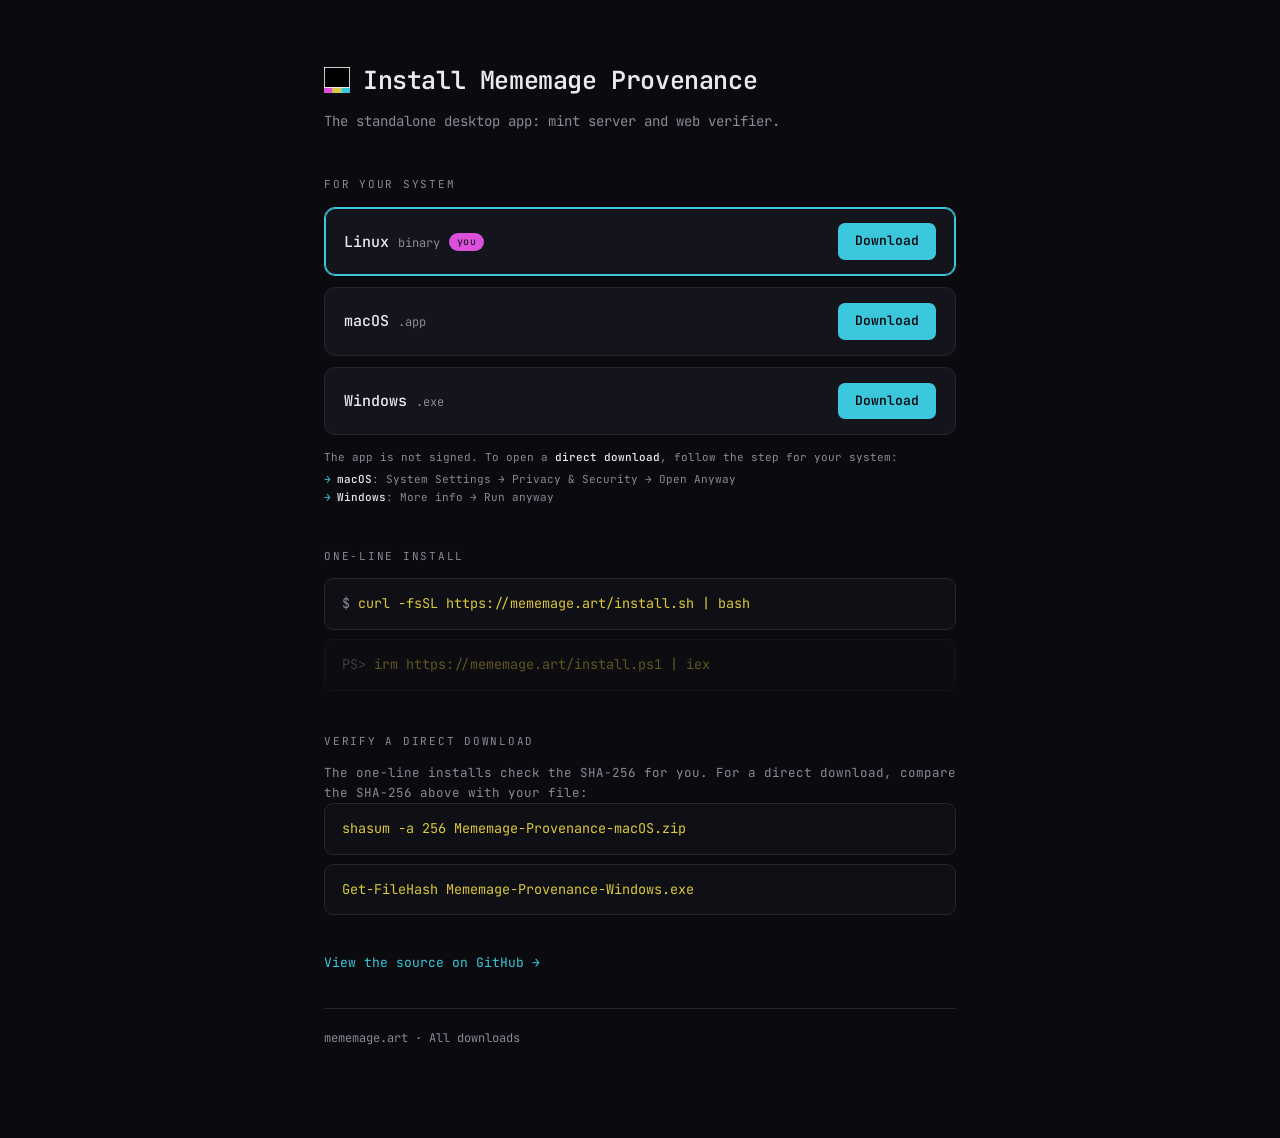
<file: install/index.html>
<!DOCTYPE html>
<html lang="en">
<head>
<meta charset="utf-8">
<meta name="viewport" content="width=device-width, initial-scale=1.0, viewport-fit=cover">
<title>Install Mememage Provenance</title>
<link rel="icon" href="data:image/svg+xml;utf8,%3Csvg%20xmlns%3D'http%3A%2F%2Fwww.w3.org%2F2000%2Fsvg'%20viewBox%3D'0%200%20100%20100'%3E%3Crect%20width%3D'100'%20height%3D'100'%20fill%3D'%23fff'%2F%3E%3Crect%20x%3D'3'%20y%3D'3'%20width%3D'94'%20height%3D'74'%20fill%3D'%23000'%2F%3E%3Crect%20y%3D'80'%20width%3D'33.34'%20height%3D'20'%20fill%3D'%23dc50dc'%2F%3E%3Crect%20x%3D'33.33'%20y%3D'80'%20width%3D'33.34'%20height%3D'20'%20fill%3D'%23dcc83c'%2F%3E%3Crect%20x%3D'66.66'%20y%3D'80'%20width%3D'33.34'%20height%3D'20'%20fill%3D'%233cc8dc'%2F%3E%3C%2Fsvg%3E">
<meta name="description" content="Download Mememage Provenance for macOS, Windows, or Linux. The standalone mint server and web verifier.">
  <link rel="canonical" href="https://mememage.art/install/">
<link href="https://fonts.googleapis.com/css2?family=JetBrains+Mono:wght@300;400;500;600&display=swap" rel="stylesheet">
<style>
  :root{
    --mag:#dc50dc; --yel:#dcc83c; --cyc:#3cc8dc;
    --accent:var(--cyc);            /* page accent — buttons, highlight, badge */
    --bg:#0a0a0f; --fg:#e9e9f0; --dim:#8a8a99;
    --card:#14141c; --line:#26262f; --code:#0f0f16;
  }
  *{box-sizing:border-box;}
  html{-webkit-text-size-adjust:100%;}
  body{margin:0;background:var(--bg);color:var(--fg);
    font-family:'JetBrains Mono',ui-monospace,SFMono-Regular,Menlo,monospace;
    line-height:1.6;-webkit-font-smoothing:antialiased;}
  /* Themed scrollbar — matches the dark panel (webkit + firefox). */
  ::-webkit-scrollbar{width:10px;height:10px;}
  ::-webkit-scrollbar-track{background:transparent;}
  ::-webkit-scrollbar-thumb{background:var(--line);border-radius:8px;
    border:2px solid var(--bg);}
  ::-webkit-scrollbar-thumb:hover{background:#3a3a48;}
  html{scrollbar-width:thin;scrollbar-color:var(--line) transparent;}
  .wrap{max-width:680px;margin:0 auto;padding:60px 24px 90px;}
  a{color:var(--cyc);text-decoration:none;}
  a:hover{text-decoration:underline;}
  .brand{display:flex;align-items:center;gap:13px;margin-bottom:10px;}
  .brand svg{width:26px;height:26px;flex:none;}
  h1{font-size:25px;font-weight:600;margin:0;letter-spacing:-.4px;}
  .sub{color:var(--dim);margin:4px 0 44px;font-size:14px;}
  .sub code{font-size:13px;}
  .app-lead{margin:2px 0 18px;}
  .rec{font-size:11px;color:var(--dim);text-transform:uppercase;letter-spacing:.16em;margin:0 0 13px;}
  .cards{display:grid;gap:11px;}
  .card{display:flex;align-items:center;justify-content:space-between;gap:16px;
    background:var(--card);border:1px solid var(--line);border-radius:11px;padding:15px 19px;
    transition:border-color .15s,box-shadow .15s;}
  .card:hover{border-color:var(--accent);}
  .card.you{border-color:var(--accent);box-shadow:inset 0 0 0 1px var(--accent);}
  .card .os{font-weight:500;font-size:15px;}
  .card .meta{color:var(--dim);font-size:12px;margin-left:9px;}
  .badge{display:inline-block;font-size:10px;color:var(--bg);background:var(--mag);
    border-radius:99px;padding:1px 8px;margin-left:9px;vertical-align:middle;letter-spacing:.04em;}
  .dl{background:var(--accent);color:#0a0a0f;padding:8px 17px;border-radius:7px;
    font-weight:600;font-size:13px;white-space:nowrap;}
  .dl:hover{text-decoration:none;filter:brightness(1.09);}
  /* Per-card SHA-256 — filled from the GitHub release API on load, click to copy. */
  .card-l{display:flex;flex-direction:column;gap:5px;min-width:0;}
  .sha{display:none;align-items:baseline;gap:7px;background:none;border:0;padding:0;margin:0;
    font-family:inherit;color:var(--dim);text-align:left;cursor:pointer;}
  .sha.on{display:flex;}
  .sha-k{font-size:9.5px;letter-spacing:.13em;text-transform:uppercase;color:var(--dim);flex:none;}
  .sha-v{font-size:11px;color:#a7a7b4;word-break:break-all;line-height:1.35;}
  .sha:hover .sha-v{color:var(--fg);}
  .sha.copied .sha-v{color:var(--accent);}
  section{margin-top:42px;}
  .block{background:var(--code);border:1px solid var(--line);border-radius:9px;
    padding:14px 17px;margin:0;overflow-x:auto;font-size:13.5px;transition:opacity .15s;}
  .block + .block{margin-top:9px;}
  code{font-family:inherit;color:var(--yel);white-space:pre;}
  .cc{color:var(--dim);}
  .note{color:var(--dim);font-size:12.5px;margin:13px 0 0;}
  .unblock-note{color:var(--dim);font-size:11px;line-height:1.5;margin:14px 0 0;}
  .unblock-note b{color:var(--fg);font-weight:500;}
  .unblock-note ul{margin:5px 0 0;padding:0;list-style:none;}
  .unblock-note li{position:relative;padding-left:13px;margin:2px 0;}
  .unblock-note li::before{content:"\2192";position:absolute;left:0;color:var(--accent);}
  .ghline{margin:38px 0 0;font-size:13px;}
  footer{margin-top:34px;color:var(--dim);font-size:12px;
    border-top:1px solid var(--line);padding-top:20px;}
  footer a{color:var(--dim);}
  footer a:hover{color:var(--fg);}
  /* Embedded in the product page's install modal (same-origin iframe): read as a
     panel, not a page — tighten the top and drop the footer nav. */
  html.embedded .wrap{padding:30px 26px 34px;}
  html.embedded footer{display:none;}
</style>
</head>
<body>
<div class="wrap">

  <div class="brand">
    <svg viewBox="0 0 100 100" aria-hidden="true">
      <rect width="100" height="100" fill="#fff"/>
      <rect x="3" y="3" width="94" height="74" fill="#000"/>
      <rect y="80" width="33.34" height="20" fill="#dc50dc"/><rect x="33.33" y="80" width="33.34" height="20" fill="#dcc83c"/><rect x="66.66" y="80" width="33.34" height="20" fill="#3cc8dc"/>
    </svg>
    <h1>Install Mememage Provenance</h1>
  </div>
  <p class="sub">The standalone desktop app: mint server and web verifier.</p>

  <!-- The full app — a Python-free download of the reference application. -->
  <section>
    <p class="rec" id="rec">Choose your platform</p>
    <div class="cards" id="cards">
      <div class="card" data-os="mac">
        <div class="card-l">
          <div><span class="os">macOS</span><span class="meta">.app</span></div>
          <button class="sha" type="button" data-asset="Mememage-Provenance-macOS.zip" title="Click to copy the SHA-256"><span class="sha-k">SHA-256</span><span class="sha-v"></span></button>
        </div>
        <a class="dl" href="https://github.com/sememtac/mememage-provenance/releases/latest/download/Mememage-Provenance-macOS.zip">Download</a>
      </div>
      <div class="card" data-os="win">
        <div class="card-l">
          <div><span class="os">Windows</span><span class="meta">.exe</span></div>
          <button class="sha" type="button" data-asset="Mememage-Provenance-Windows.exe" title="Click to copy the SHA-256"><span class="sha-k">SHA-256</span><span class="sha-v"></span></button>
        </div>
        <a class="dl" href="https://github.com/sememtac/mememage-provenance/releases/latest/download/Mememage-Provenance-Windows.exe">Download</a>
      </div>
      <div class="card" data-os="linux">
        <div class="card-l">
          <div><span class="os">Linux</span><span class="meta">binary</span></div>
          <button class="sha" type="button" data-asset="Mememage-Provenance-Linux" title="Click to copy the SHA-256"><span class="sha-k">SHA-256</span><span class="sha-v"></span></button>
        </div>
        <a class="dl" href="https://github.com/sememtac/mememage-provenance/releases/latest/download/Mememage-Provenance-Linux">Download</a>
      </div>
    </div>
    <div class="unblock-note">The app is not signed. To open a <b>direct download</b>, follow the step for your system:
      <ul>
        <li><b>macOS</b>: System&nbsp;Settings &rarr; Privacy&nbsp;&amp;&nbsp;Security &rarr; Open&nbsp;Anyway</li>
        <li><b>Windows</b>: More&nbsp;info &rarr; Run&nbsp;anyway</li>
      </ul>
    </div>

    <section id="oneliner">
      <p class="rec">One-line install</p>
      <div class="block" data-os="mac linux"><code><span class="cc">$ </span>curl -fsSL https://mememage.art/install.sh | bash</code></div>
      <div class="block" data-os="win"><code><span class="cc">PS&gt; </span>irm https://mememage.art/install.ps1 | iex</code></div>
    </section>

    <section id="verify">
      <p class="rec">Verify a direct download</p>
      <p class="note">The one-line installs check the SHA-256 for you. For a direct download, compare the SHA-256 above with your file:</p>
      <div class="block" data-os="mac linux"><code>shasum -a 256 Mememage-Provenance-macOS.zip</code></div>
      <div class="block" data-os="win"><code>Get-FileHash Mememage-Provenance-Windows.exe</code></div>
    </section>
  </section>

  <!-- GitHub link in the BODY (not the footer) so it also shows inside the product
       page's install modal — the footer is hidden in embedded mode. -->
  <p class="ghline"><a href="https://github.com/sememtac/mememage-provenance">View the source on GitHub &rarr;</a></p>

  <footer>
    <a href="/">mememage.art</a> &middot;
    <a href="https://github.com/sememtac/mememage-provenance/releases/latest">All downloads</a>
  </footer>

</div>

<script>
  (function () {
    // In the product page's install modal we're a same-origin iframe — flag it
    // so the CSS above collapses to a panel.
    try { if (window.self !== window.top) document.documentElement.classList.add("embedded"); }
    catch (e) { document.documentElement.classList.add("embedded"); }

    var uad = navigator.userAgentData && navigator.userAgentData.platform;
    var p = (uad || navigator.platform || navigator.userAgent || "").toLowerCase();
    var os = /mac|iphone|ipad/.test(p) ? "mac"
           : /win/.test(p)             ? "win"
           : /linux|x11|android/.test(p) ? "linux" : "";
    if (!os) return;
    var card = document.querySelector('.card[data-os="' + os + '"]');
    if (!card) return;
    card.classList.add("you");
    document.getElementById("cards").prepend(card);          // float to top
    var b = document.createElement("span");
    b.className = "badge"; b.textContent = "you";
    card.querySelector(".os").parentNode.appendChild(b);   // after .meta, not between os/.exe
    document.getElementById("rec").textContent = "For your system";
    // Emphasize the one-liner that matches the visitor's OS; fade the others.
    document.querySelectorAll('#oneliner .block[data-os]').forEach(function (el) {
      var applies = el.getAttribute("data-os").split(" ").indexOf(os) !== -1;
      el.style.opacity = applies ? "1" : "0.4";
    });
  })();

  // Show the SHA-256 for each build, fetched live from the GitHub release API
  // (CORS-allowed; the per-asset digest is authoritative and always matches the
  // current release). Click a hash to copy it. Offline / API down → the hash is
  // just omitted and the "verify a direct download" command still applies.
  (function () {
    var API = "https://api.github.com/repos/sememtac/mememage-provenance/releases/latest";
    fetch(API, { headers: { "Accept": "application/vnd.github+json" } })
      .then(function (r) { return r.ok ? r.json() : Promise.reject(); })
      .then(function (rel) {
        var by = {};
        (rel.assets || []).forEach(function (a) {
          if (a.digest && a.digest.indexOf("sha256:") === 0) by[a.name] = a.digest.slice(7);
        });
        document.querySelectorAll(".sha").forEach(function (el) {
          var h = by[el.getAttribute("data-asset")];
          if (!h) return;
          el.querySelector(".sha-v").textContent = h;
          el.classList.add("on");
          el.addEventListener("click", function () {
            if (!(navigator.clipboard && navigator.clipboard.writeText)) return;
            navigator.clipboard.writeText(h).then(function () {
              el.classList.add("copied");
              setTimeout(function () { el.classList.remove("copied"); }, 1200);
            }, function () {});
          });
        });
      })
      .catch(function () {});
  })();
</script>
</body>
</html>
</file>
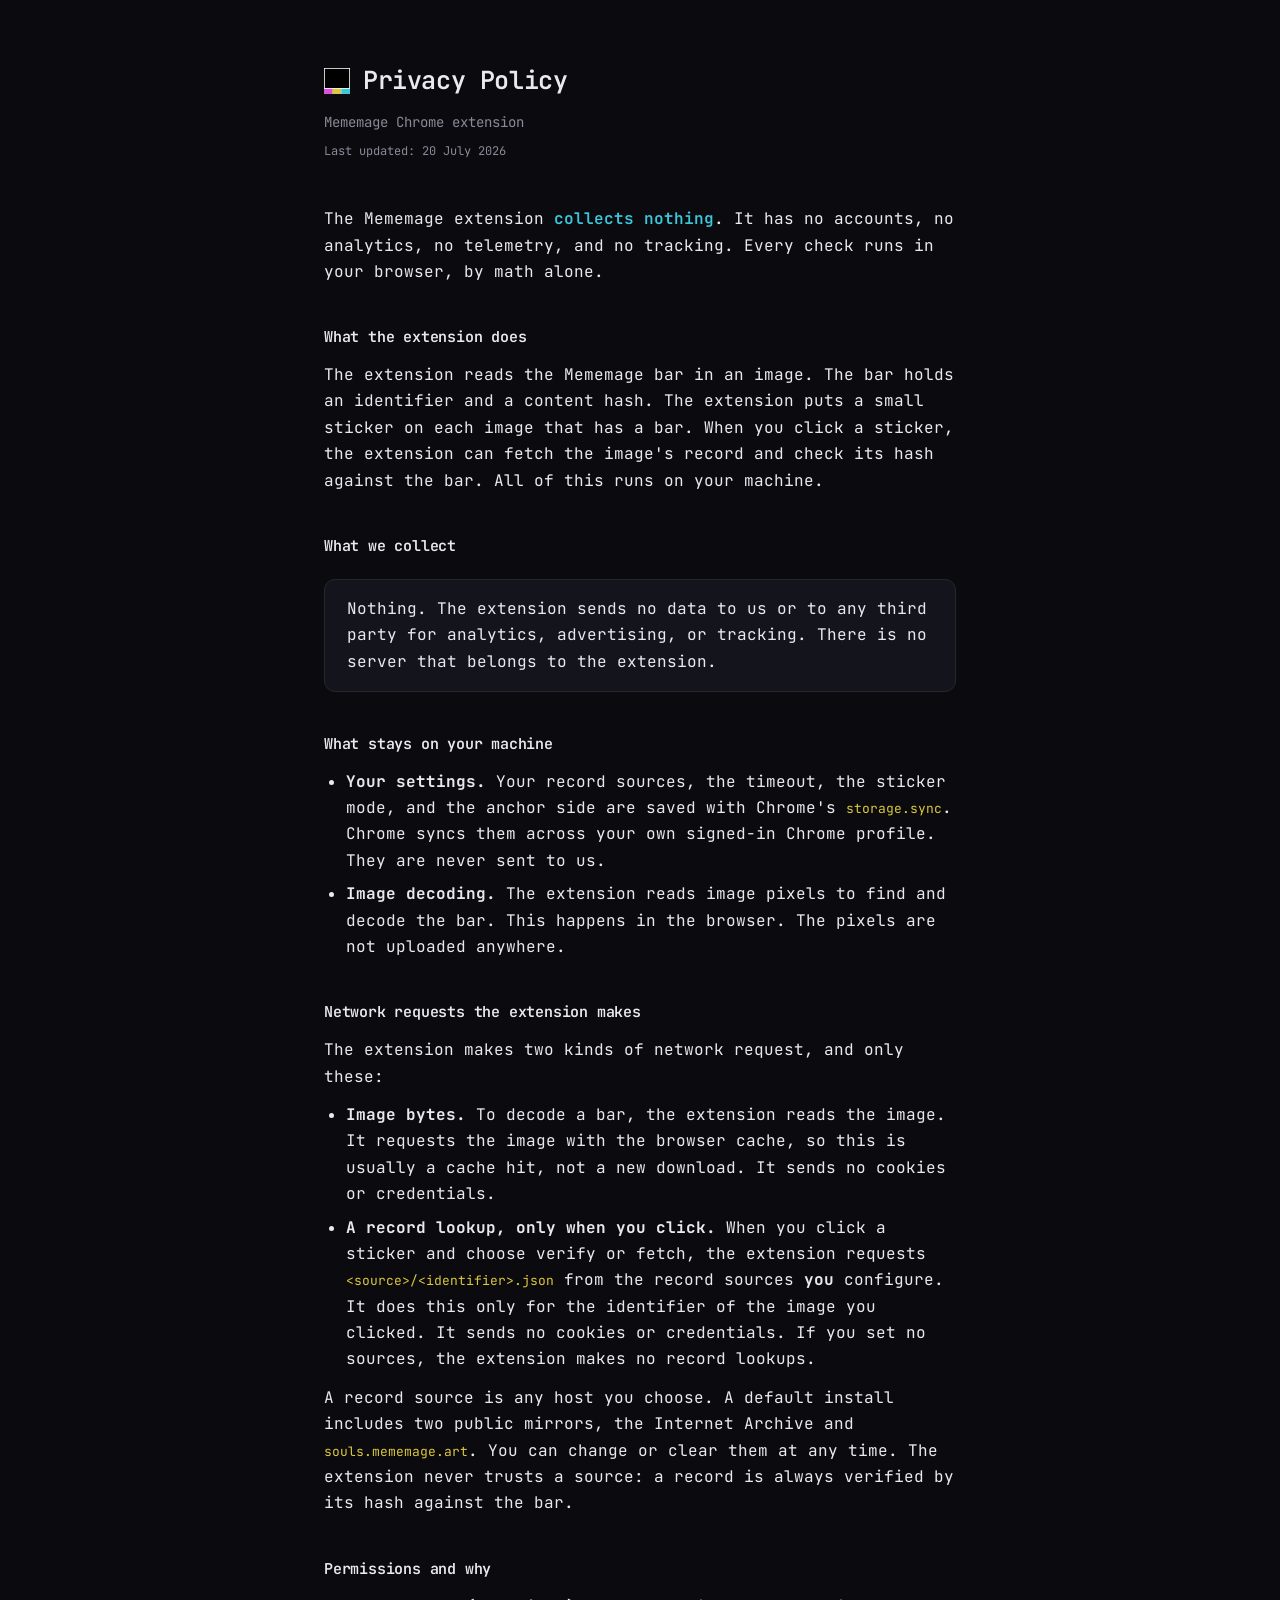
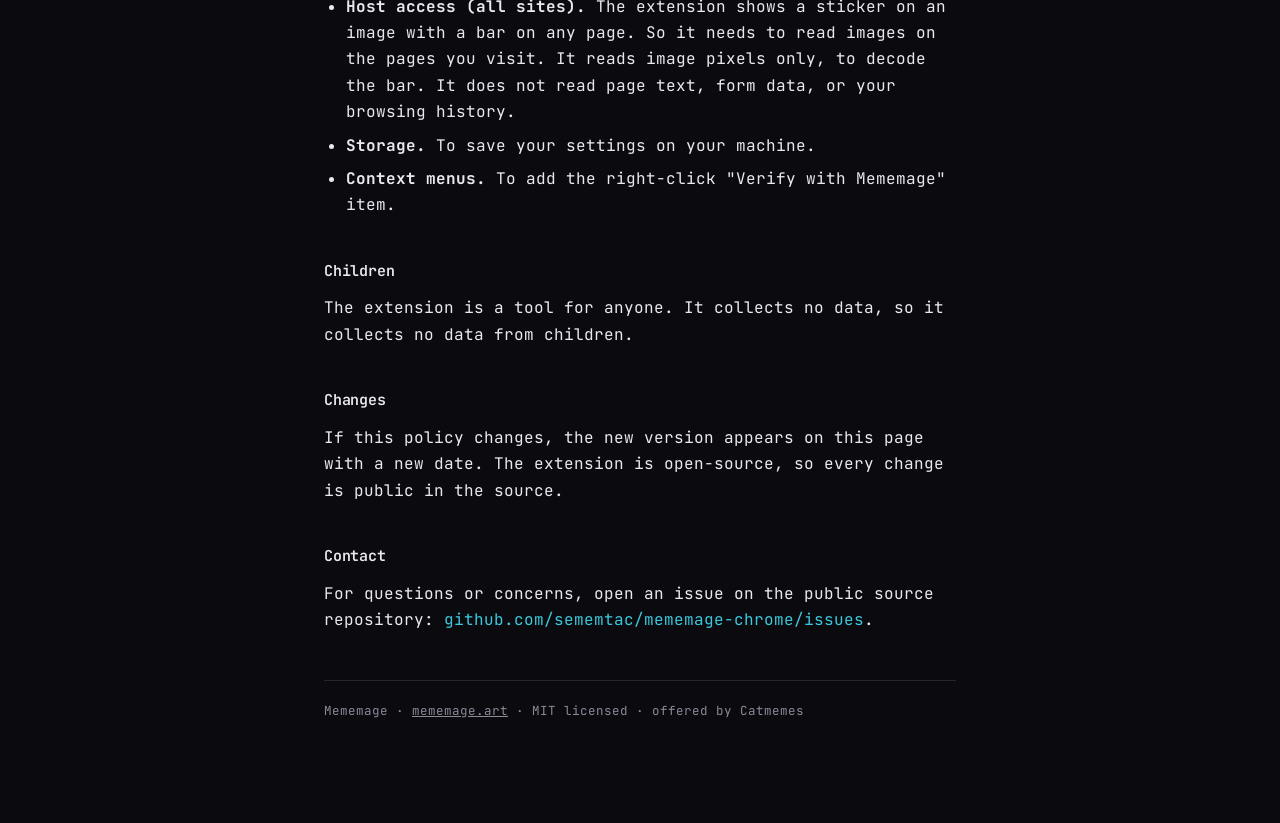
<file: privacy/index.html>
<!DOCTYPE html>
<html lang="en">
<head>
<meta charset="utf-8">
<meta name="viewport" content="width=device-width, initial-scale=1.0, viewport-fit=cover">
<title>Mememage Extension — Privacy Policy</title>
<link rel="icon" href="data:image/svg+xml;utf8,%3Csvg%20xmlns%3D'http%3A%2F%2Fwww.w3.org%2F2000%2Fsvg'%20viewBox%3D'0%200%20100%20100'%3E%3Crect%20width%3D'100'%20height%3D'100'%20fill%3D'%23fff'%2F%3E%3Crect%20x%3D'3'%20y%3D'3'%20width%3D'94'%20height%3D'74'%20fill%3D'%23000'%2F%3E%3Crect%20y%3D'80'%20width%3D'33.34'%20height%3D'20'%20fill%3D'%23dc50dc'%2F%3E%3Crect%20x%3D'33.33'%20y%3D'80'%20width%3D'33.34'%20height%3D'20'%20fill%3D'%23dcc83c'%2F%3E%3Crect%20x%3D'66.66'%20y%3D'80'%20width%3D'33.34'%20height%3D'20'%20fill%3D'%233cc8dc'%2F%3E%3C%2Fsvg%3E">
<meta name="description" content="Privacy policy for the Mememage Chrome extension. It collects nothing. All checks run in your browser.">
  <link rel="canonical" href="https://mememage.art/privacy/">
<meta name="robots" content="index,follow">
<link href="https://fonts.googleapis.com/css2?family=JetBrains+Mono:wght@300;400;500;600&display=swap" rel="stylesheet">
<style>
  :root{
    --mag:#dc50dc; --yel:#dcc83c; --cyc:#3cc8dc;
    --accent:var(--cyc);
    --bg:#0a0a0f; --fg:#e9e9f0; --dim:#8a8a99;
    --card:#14141c; --line:#26262f; --code:#0f0f16;
  }
  *{box-sizing:border-box;}
  html{-webkit-text-size-adjust:100%;scrollbar-width:thin;scrollbar-color:var(--line) transparent;}
  body{margin:0;background:var(--bg);color:var(--fg);
    font-family:'JetBrains Mono',ui-monospace,SFMono-Regular,Menlo,monospace;
    line-height:1.65;-webkit-font-smoothing:antialiased;}
  ::-webkit-scrollbar{width:10px;height:10px;}
  ::-webkit-scrollbar-track{background:transparent;}
  ::-webkit-scrollbar-thumb{background:var(--line);border-radius:8px;border:2px solid var(--bg);}
  ::-webkit-scrollbar-thumb:hover{background:#3a3a48;}
  .wrap{max-width:680px;margin:0 auto;padding:60px 24px 90px;}
  a{color:var(--cyc);text-decoration:none;}
  a:hover{text-decoration:underline;}
  .brand{display:flex;align-items:center;gap:13px;margin-bottom:10px;}
  .brand svg{width:26px;height:26px;flex:none;}
  h1{font-size:25px;font-weight:600;margin:0;letter-spacing:-.4px;}
  .sub{color:var(--dim);margin:4px 0 8px;font-size:14px;}
  .updated{color:var(--dim);font-size:12px;margin:0 0 44px;}
  h2{font-size:15px;font-weight:600;margin:40px 0 12px;letter-spacing:-.2px;}
  p{margin:12px 0;}
  .lead{font-size:16px;color:var(--fg);}
  .lead b{color:var(--cyc);font-weight:600;}
  ul{margin:12px 0;padding-left:22px;}
  li{margin:7px 0;}
  code{font-family:inherit;color:var(--yel);font-size:13px;}
  .card{background:var(--card);border:1px solid var(--line);border-radius:11px;padding:4px 22px;margin:20px 0;}
  .foot{color:var(--dim);font-size:12.5px;margin-top:46px;border-top:1px solid var(--line);padding-top:20px;}
  .foot a{color:var(--dim);text-decoration:underline;}
</style>
</head>
<body>
<div class="wrap">
  <div class="brand">
    <svg viewBox="0 0 100 100" aria-hidden="true"><rect width="100" height="100" fill="#fff"/><rect x="3" y="3" width="94" height="74" fill="#000"/><rect y="80" width="33.34" height="20" fill="#dc50dc"/><rect x="33.33" y="80" width="33.34" height="20" fill="#dcc83c"/><rect x="66.66" y="80" width="33.34" height="20" fill="#3cc8dc"/></svg>
    <h1>Privacy Policy</h1>
  </div>
  <p class="sub">Mememage Chrome extension</p>
  <p class="updated">Last updated: 20 July 2026</p>

  <p class="lead">The Mememage extension <b>collects nothing</b>. It has no accounts, no analytics,
  no telemetry, and no tracking. Every check runs in your browser, by math alone.</p>

  <h2>What the extension does</h2>
  <p>The extension reads the Mememage bar in an image. The bar holds an identifier and a content hash.
  The extension puts a small sticker on each image that has a bar. When you click a sticker, the
  extension can fetch the image's record and check its hash against the bar. All of this runs on
  your machine.</p>

  <h2>What we collect</h2>
  <div class="card">
    <p>Nothing. The extension sends no data to us or to any third party for analytics, advertising,
    or tracking. There is no server that belongs to the extension.</p>
  </div>

  <h2>What stays on your machine</h2>
  <ul>
    <li><b>Your settings.</b> Your record sources, the timeout, the sticker mode, and the anchor
    side are saved with Chrome's <code>storage.sync</code>. Chrome syncs them across your own signed-in
    Chrome profile. They are never sent to us.</li>
    <li><b>Image decoding.</b> The extension reads image pixels to find and decode the bar. This
    happens in the browser. The pixels are not uploaded anywhere.</li>
  </ul>

  <h2>Network requests the extension makes</h2>
  <p>The extension makes two kinds of network request, and only these:</p>
  <ul>
    <li><b>Image bytes.</b> To decode a bar, the extension reads the image. It requests the image
    with the browser cache, so this is usually a cache hit, not a new download. It sends no cookies
    or credentials.</li>
    <li><b>A record lookup, only when you click.</b> When you click a sticker and choose verify or
    fetch, the extension requests <code>&lt;source&gt;/&lt;identifier&gt;.json</code> from the record
    sources <b>you</b> configure. It does this only for the identifier of the image you clicked. It
    sends no cookies or credentials. If you set no sources, the extension makes no record lookups.</li>
  </ul>
  <p>A record source is any host you choose. A default install includes two public mirrors, the
  Internet Archive and <code>souls.mememage.art</code>. You can change or clear them at any time.
  The extension never trusts a source: a record is always verified by its hash against the bar.</p>

  <h2>Permissions and why</h2>
  <ul>
    <li><b>Host access (all sites).</b> The extension shows a sticker on an image with a bar on any
    page. So it needs to read images on the pages you visit. It reads image pixels only, to decode
    the bar. It does not read page text, form data, or your browsing history.</li>
    <li><b>Storage.</b> To save your settings on your machine.</li>
    <li><b>Context menus.</b> To add the right-click "Verify with Mememage" item.</li>
  </ul>

  <h2>Children</h2>
  <p>The extension is a tool for anyone. It collects no data, so it collects no data from children.</p>

  <h2>Changes</h2>
  <p>If this policy changes, the new version appears on this page with a new date. The extension
  is open-source, so every change is public in the source.</p>

  <h2>Contact</h2>
  <p>For questions or concerns, open an issue on the public source repository:
  <a href="https://github.com/sememtac/mememage-chrome/issues">github.com/sememtac/mememage-chrome/issues</a>.</p>

  <p class="foot">Mememage &middot; <a href="https://mememage.art/">mememage.art</a> &middot; MIT licensed &middot; offered by Catmemes</p>
</div>
</body>
</html>
</file>
